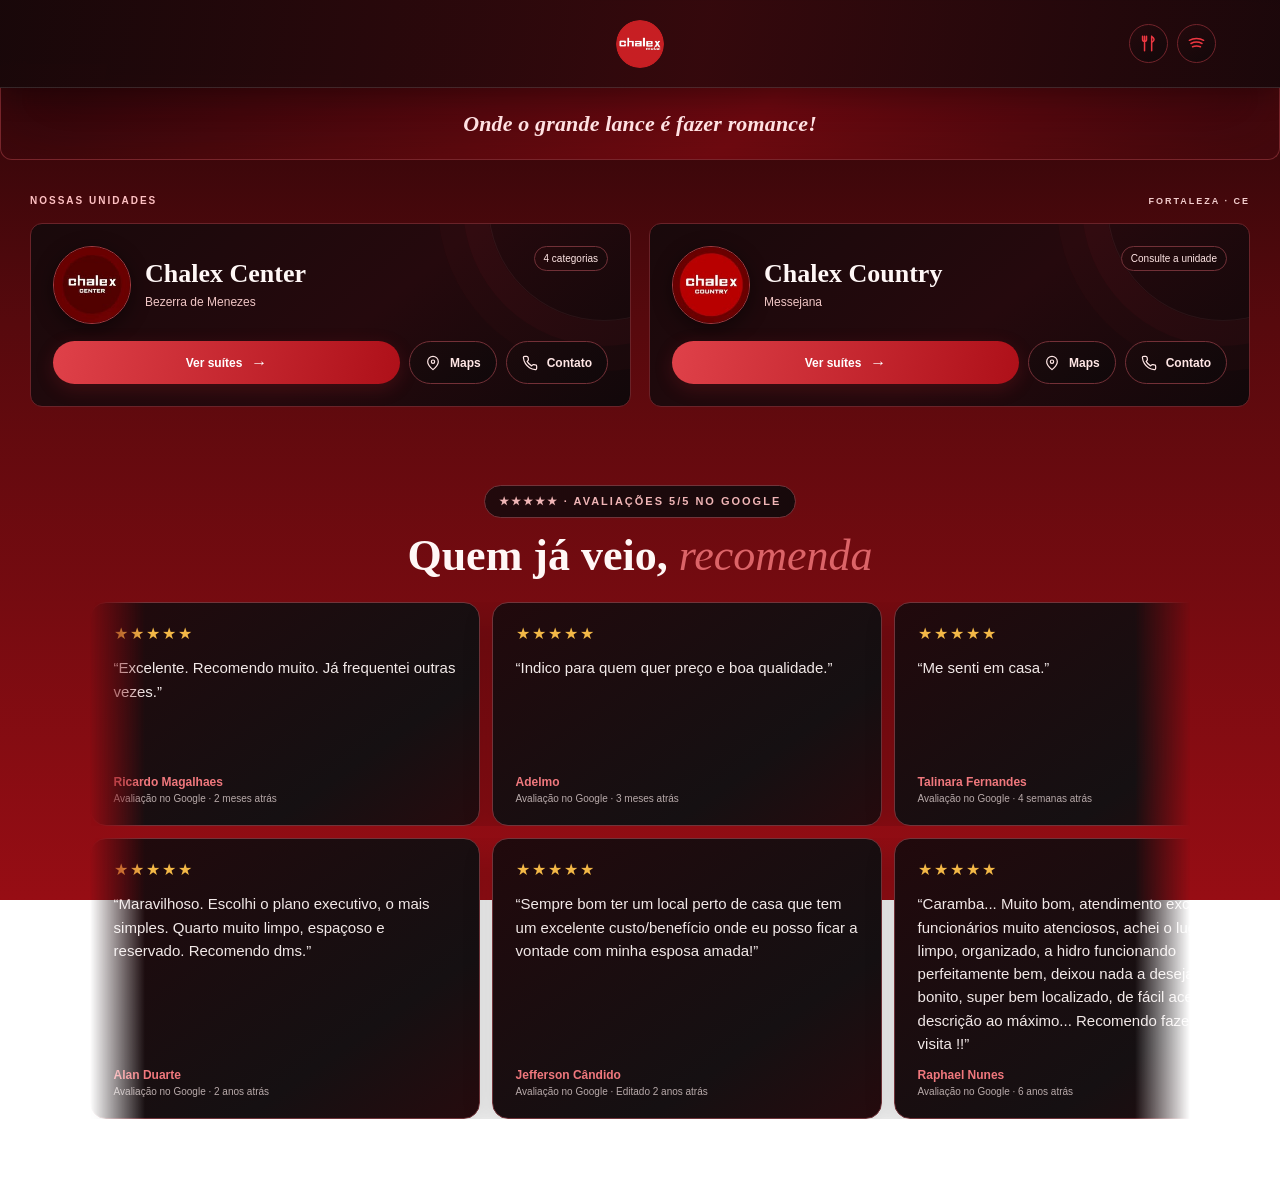
<file: index.html>
<!doctype html>
<html lang="pt-BR">
<head>
  <meta charset="utf-8">
  <meta name="viewport" content="width=device-width, initial-scale=1">
  <meta name="theme-color" content="#57090d">
  <link rel="icon" type="image/png" href="img/logo-chalex-transparent.png">
  <title>Chalex Motel | Escolha sua unidade</title>
  <link rel="stylesheet" href="css/style.css">
  <script src="js/home.js" defer></script>
  <script src="js/hearts.js" defer></script>
</head>
<body>
  <header class="topbar topbar-home"><span class="header-space" aria-hidden="true"></span><a class="brand" href="#inicio" aria-label="Chalex Motel início"><img src="img/logo-chalex-transparent.png" alt="Chalex Motel"></a><div class="header-actions"><a class="header-icon" href="https://drive.google.com/file/d/1eD_VrnajYB8ypf0hJPpwO3N-2KLEdvxQ/view" target="_blank" rel="noreferrer" aria-label="Cardápio executivo" title="Cardápio executivo"><svg viewBox="0 0 24 24" aria-hidden="true"><path d="M7 3v7M4.5 3v4a2.5 2.5 0 0 0 5 0V3M7 9v12M16 3v18M16 3c3.5 2 4.5 5.5 0 8"/></svg></a><a class="header-icon" href="https://open.spotify.com/user/31az27ifkc6kxsnqwvdnbieogrjy?si=fb84d837fab24060&amp;nd=1&amp;dlsi=f5a7240edb314aef" target="_blank" rel="noreferrer" aria-label="Playlist no Spotify" title="Playlist"><svg viewBox="0 0 24 24" aria-hidden="true"><path d="M3 8c5-3 13-3 18 0M5 12c4-2 10-2 14 0M7 16c3-1 7-1 10 0"/></svg></a></div></header>
  <main>
    <section class="intro-hero compact" id="inicio"><p class="brand-slogan">Onde o grande lance é fazer romance!</p></section>
    <section class="units-section" id="unidades"><div class="units-heading"><span>NOSSAS UNIDADES</span><span>FORTALEZA · CE</span></div><div class="unit-grid" id="unit-grid"></div></section>
    <section class="reviews-section" aria-labelledby="reviews-title">
      <div class="reviews-heading"><p class="eyebrow">★★★★★ · AVALIAÇÕES 5/5 NO GOOGLE</p><h2 id="reviews-title">Quem já veio, <em>recomenda</em></h2></div>
      <div class="reviews-lanes" id="reviews-lanes" aria-label="Comentários de cinco estrelas publicados no Google"></div>
    </section>
</main>
</body>
</html>
</file>
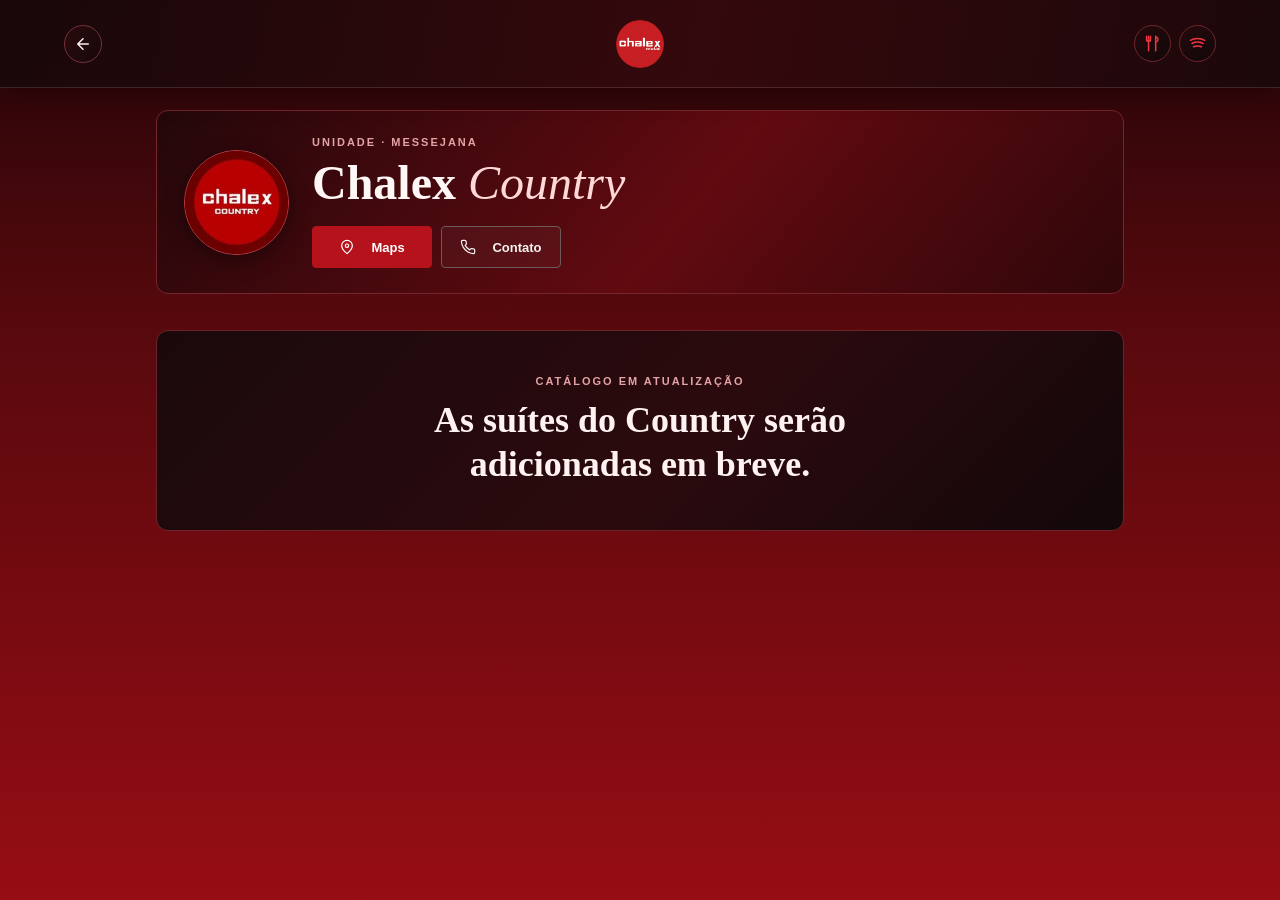
<file: country/index.html>
<!doctype html>
<html lang="pt-BR">
<head>
<meta charset="utf-8"><meta name="viewport" content="width=device-width, initial-scale=1"><meta name="theme-color" content="#57090d"><link rel="icon" type="image/png" href="../img/logo-chalex-transparent.png">
<title>Chalex Country | Messejana</title><link rel="stylesheet" href="../css/style.css"><script src="../js/hearts.js" defer></script>
</head>
<body data-unit="country"><header class="topbar topbar-page"><a class="header-back" href="../index.html" aria-label="Voltar às unidades" title="Voltar às unidades"><svg viewBox="0 0 24 24" aria-hidden="true"><path d="M19 12H5M12 19l-7-7 7-7"/></svg></a><a class="brand" href="../index.html" aria-label="Chalex Motel"><img src="../img/logo-chalex-transparent.png" alt="Chalex Motel"></a><div class="header-actions"><a class="header-icon" href="https://drive.google.com/file/d/1eD_VrnajYB8ypf0hJPpwO3N-2KLEdvxQ/view" target="_blank" rel="noreferrer" aria-label="Cardápio executivo" title="Cardápio executivo"><svg viewBox="0 0 24 24" aria-hidden="true"><path d="M7 3v7M4.5 3v4a2.5 2.5 0 0 0 5 0V3M7 9v12M16 3v18M16 3c3.5 2 4.5 5.5 0 8"/></svg></a><a class="header-icon" href="https://open.spotify.com/user/31az27ifkc6kxsnqwvdnbieogrjy?si=fb84d837fab24060&amp;nd=1&amp;dlsi=f5a7240edb314aef" target="_blank" rel="noreferrer" aria-label="Playlist no Spotify" title="Playlist"><svg viewBox="0 0 24 24" aria-hidden="true"><path d="M3 8c5-3 13-3 18 0M5 12c4-2 10-2 14 0M7 16c3-1 7-1 10 0"/></svg></a></div></header>
<main class="unit-page"><a class="back-units" href="../index.html">← Voltar às unidades</a><section class="unit-page-hero"><img id="branch-logo" src="../img/logo-country.png" alt="Chalex Country"><div><p class="eyebrow">UNIDADE · MESSEJANA</p><h1>Chalex <em>Country</em></h1><div class="unit-page-actions"><a id="branch-map" class="button button-primary" href="https://maps.google.com/?q=Chalex+Country+Motel+Fortaleza" target="_blank" rel="noreferrer"><svg viewBox="0 0 24 24" aria-hidden="true"><path d="M20 10c0 5-8 12-8 12S4 15 4 10a8 8 0 1 1 16 0Z"/><circle cx="12" cy="10" r="2.5"/></svg>Maps</a><a id="branch-contact" class="button button-outline" href="https://wa.me/5585989252900" target="_blank" rel="noreferrer"><svg viewBox="0 0 24 24" aria-hidden="true"><path d="M22 16.9v3a2 2 0 0 1-2.2 2A19.8 19.8 0 0 1 11.2 19a19.4 19.4 0 0 1-6-6A19.8 19.8 0 0 1 2.1 4.2 2 2 0 0 1 4.1 2h3a2 2 0 0 1 2 1.7l.5 2.8a2 2 0 0 1-.6 1.8L7.7 9.6a16 16 0 0 0 6.7 6.7l1.3-1.3a2 2 0 0 1 1.8-.6l2.8.5a2 2 0 0 1 1.7 2Z"/></svg>Contato</a></div></div></section><section class="empty-catalog"><p class="eyebrow">CATÁLOGO EM ATUALIZAÇÃO</p><h2>As suítes do Country serão adicionadas em breve.</h2></section></main>
</body></html>
</file>
<file: css/style.css>
:root{--bg:#101011;--surface:#19191b;--surface-2:#202023;--line:#343438;--text:#f6f2f0;--muted:#c0b9b5;--red:#b82f36;--red-bright:#d0494f;--serif:Georgia,'Times New Roman',serif;--sans:Arial,Helvetica,sans-serif}*{box-sizing:border-box}html{scroll-behavior:smooth}body{margin:0;background:var(--bg);color:var(--text);font-family:var(--sans);font-size:16px}a{color:inherit;text-decoration:none}.topbar{height:88px;display:flex;align-items:center;justify-content:space-between;padding:0 max(6vw,24px);background:#101011f5;border-bottom:1px solid #ffffff0d;position:relative;z-index:5}.brand img{display:block;width:125px;height:68px;object-fit:contain}.topbar nav{display:flex;align-items:center;gap:27px;font-size:13px;font-weight:700}.topbar nav>a{color:#ded9d6;transition:color .2s}.topbar nav>a:hover{color:#fff}.topbar .top-link{padding:12px 15px;background:#1d1d20;border:1px solid #37373a;border-radius:4px}.topbar .playlist-link{color:#fff;border-color:#674246;background:#2a1c1e}.branch-hero{min-height:425px;position:relative;overflow:hidden;display:flex;align-items:center;padding:63px max(10vw,34px) 75px;background:linear-gradient(110deg,#191719 0%,#211416 56%,#381a1d 100%);border-bottom:1px solid #ffffff0a}.hero-copy{position:relative;z-index:2}.eyebrow{font-size:11px;font-weight:700;letter-spacing:2px;color:#e4a3a5;margin:0 0 20px}.eyebrow span{display:inline-block;width:7px;height:7px;background:var(--red-bright);border-radius:50%;margin-right:7px;vertical-align:1px}.branch-hero h1{font:700 clamp(48px,6.5vw,76px)/.99 var(--serif);letter-spacing:-1.8px;margin:0}.branch-hero h1 em,.section-heading h2 em,.other-unit h2 em{font-weight:400;color:#dc6468}.hero-address{font-size:15px;color:#d2ccca;margin:19px 0 26px}.hero-actions,.other-actions{display:flex;gap:11px;flex-wrap:wrap}.button{min-width:153px;display:inline-flex;justify-content:center;align-items:center;gap:16px;padding:14px 17px;font-size:13px;font-weight:700;border-radius:4px;transition:background .2s,border-color .2s}.button span{font-size:16px}.button-primary{background:var(--red);color:#fff;border:1px solid var(--red)}.button-primary:hover{background:var(--red-bright)}.button-outline{background:#ffffff08;color:#f6f2f0;border:1px solid #6c5a5a}.button-outline:hover{background:#ffffff14;border-color:#9c7778}.hero-image{position:absolute;right:12%;top:50%;transform:translateY(-50%);width:300px;height:300px;display:grid;place-items:center;opacity:.64}.hero-glow{position:absolute;inset:0;border:1px solid #be555944;border-radius:50%;box-shadow:0 0 100px #951d2630,inset 0 0 90px #a41d2822}.hero-glow:before,.hero-glow:after{content:"";position:absolute;border:1px solid #be555933;border-radius:50%;inset:12%}.hero-glow:after{inset:25%}.hero-logo{position:relative;width:145px;height:145px;border-radius:50%;overflow:hidden;box-shadow:0 8px 55px #0009}.hero-logo img{width:100%;height:100%;object-fit:cover}.hero-bottom{position:absolute;left:max(10vw,34px);right:max(10vw,34px);bottom:20px;display:flex;justify-content:space-between;align-items:center;font-size:10px;letter-spacing:1.5px;color:#bab0ad}.hero-bottom a{color:#f3e6e4;font-weight:700}.suite-section{padding:72px max(7vw,26px) 79px}.section-heading{display:flex;align-items:end;justify-content:space-between;margin:0 auto 28px;max-width:1280px}.section-heading .eyebrow{margin-bottom:13px}.section-heading h2,.other-unit h2{font:600 clamp(36px,4.7vw,53px)/1.05 var(--serif);letter-spacing:-.7px;margin:0}.category-count{padding:9px 13px;border:1px solid #393638;border-radius:3px;color:#d3ccca;font-size:10px;letter-spacing:1.5px}.suite-grid{display:grid;grid-template-columns:repeat(2,minmax(0,1fr));gap:20px;max-width:1280px;margin:0 auto}.suite-card{background:var(--surface);border:1px solid #2c2b2d;border-radius:9px;overflow:hidden;min-width:0;transition:transform .2s,border-color .2s,box-shadow .2s}.suite-card:hover{transform:translateY(-3px);border-color:#5a393b;box-shadow:0 16px 40px #0004}.suite-photo{position:relative;width:100%;height:clamp(250px,34vw,410px);padding:0;display:block;overflow:hidden;border:0;background:#282426;color:#fff;text-align:left;cursor:pointer}.suite-photo img{display:block;width:100%;height:100%;object-fit:cover;transition:transform .45s}.suite-card:hover .suite-photo img{transform:scale(1.035)}.photo-shade{position:absolute;inset:30% 0 0;background:linear-gradient(transparent,#080809bf)}.photo-label{position:absolute;left:22px;bottom:18px;font:600 28px var(--serif);text-shadow:0 2px 10px #000}.photo-count{position:absolute;right:16px;top:16px;background:#121214e8;border:1px solid #ffffff25;border-radius:30px;padding:9px 12px;font-size:11px;font-weight:700;color:#fff}.photo-count b{color:#f17b7f;margin-left:8px}.suite-info{padding:19px 22px 20px}.suite-title-row{display:flex;align-items:center;gap:12px}.suite-index{color:#e66b70;font:italic 15px var(--serif)}.suite-title-row h3{font:600 24px var(--serif);margin:0}.suite-info p{color:var(--muted);font-size:13px;line-height:1.6;margin:9px 0 16px}.gallery-link{border:0;border-top:1px solid #343236;background:none;width:100%;padding:14px 0 0;color:#f1eded;display:flex;justify-content:space-between;font:700 12px var(--sans);text-align:left;cursor:pointer}.gallery-link span{font-size:17px;color:#e56a6e}.catalog-note{max-width:1280px;margin:20px auto 0;color:#aaa2a0;font-size:12px;line-height:1.5}.other-unit{margin:0 max(7vw,26px) 70px;max-width:1280px;padding:27px 30px;background:var(--surface);border:1px solid #333135;border-radius:8px;display:flex;justify-content:space-between;align-items:center;gap:25px}.unit-label{display:block;font-size:10px;color:#e89a9d;letter-spacing:1.7px;font-weight:700;margin-bottom:10px}.other-unit h2{font-size:31px}.other-unit p{margin:9px 0 0;color:var(--muted);font-size:13px}.other-actions{flex-shrink:0}.other-actions .button{min-width:130px;padding:13px 14px}.other-actions .button-outline{border-color:#494548}footer{min-height:82px;border-top:1px solid #29282a;display:flex;align-items:center;justify-content:space-between;gap:18px;padding:14px max(6vw,24px);color:#b2aaa7;font-size:11px}.footer-logo img{width:84px;height:48px;object-fit:contain;display:block}.gallery-dialog{width:min(900px,94vw);padding:0;border:1px solid #3a3334;background:#111;color:#fff;max-height:92vh;overflow:hidden;border-radius:6px}.gallery-dialog::backdrop{background:#050505e8}.gallery-dialog img{display:block;width:100%;height:min(76vh,760px);object-fit:contain;background:#111}.close-dialog,.gallery-arrow{position:absolute;z-index:2;border:1px solid #ffffff25;background:#151517e8;color:#fff;cursor:pointer}.close-dialog{top:14px;right:15px;width:40px;height:40px;border-radius:50%;font-size:25px}.gallery-arrow{top:48%;width:42px;height:52px;font-size:34px}.gallery-arrow.prev{left:12px}.gallery-arrow.next{right:12px}.gallery-caption{display:flex;justify-content:space-between;padding:13px 18px;font-size:13px}.gallery-caption span:last-child{color:#c4baba}@media(min-width:1300px){.other-unit{margin-left:auto;margin-right:auto}}@media(max-width:800px){.topbar{height:auto;min-height:80px;padding:8px 22px}.topbar nav{gap:10px;font-size:12px}.topbar nav>a{padding:10px}.brand img{width:100px}.hero-image{right:5%;opacity:.37}.suite-grid{gap:14px}.suite-photo{height:300px}.other-unit{align-items:flex-start;flex-direction:column}.other-actions{width:100%}}@media(max-width:580px){.topbar{align-items:center;flex-wrap:wrap;padding:8px 16px 12px}.brand img{width:82px;height:50px}.topbar nav{gap:5px;font-size:11px}.topbar nav>a{padding:8px 7px}.topbar .top-link{border-radius:3px}.branch-hero{min-height:390px;padding:55px 23px 70px}.branch-hero h1{font-size:56px}.hero-image{width:220px;height:220px;right:-30px;opacity:.26}.hero-logo{width:110px;height:110px}.hero-bottom{left:23px;right:23px}.suite-section{padding:55px 17px 58px}.section-heading{align-items:center;margin-bottom:22px}.section-heading h2{font-size:37px}.section-heading .eyebrow{font-size:9px;letter-spacing:1.4px}.category-count{font-size:9px;padding:8px}.suite-grid{grid-template-columns:1fr;gap:15px}.suite-photo{height:clamp(245px,70vw,360px)}.suite-info{padding:17px 18px}.suite-info p{font-size:14px}.other-unit{margin:0 17px 48px;padding:22px 19px}.other-unit h2{font-size:29px}.other-unit p{line-height:1.55}.other-actions{gap:8px}.other-actions .button{min-width:0;flex:1;font-size:12px;padding:13px 8px}footer{padding:14px 18px;flex-wrap:wrap}footer>span{font-size:10px}footer>a:last-child{font-size:10px}}@media(max-width:370px){.topbar nav{font-size:10px}.topbar nav>a{padding:7px 5px}.topbar .top-link{font-size:9px}.section-heading{display:block}.category-count{display:inline-block;margin-top:14px}}
/* Seletor de unidade antes do catálogo */
.intro-hero{max-width:1280px;margin:0 auto;padding:60px 30px 42px;text-align:center;background:radial-gradient(ellipse at 50% 0%,#2b1a1d 0%,#171517 55%,#131314 100%);border:1px solid #302629;border-top:0;border-radius:0 0 16px 16px}.intro-hero .eyebrow{font-size:10px;margin-bottom:19px}.intro-hero h1{font:700 clamp(40px,6vw,66px)/1.03 var(--serif);letter-spacing:-1.2px;margin:0}.intro-hero h1 em{color:#d7cfcc;font-weight:400}.intro-hero>p:last-child{font-size:14px;color:#c4bcba;line-height:1.65;margin:16px auto 0}.units-section{max-width:1280px;margin:0 auto;padding:35px 30px 58px}.units-heading{display:flex;justify-content:space-between;align-items:center;color:#d8a4a4;font-size:10px;letter-spacing:2px;font-weight:700;margin-bottom:17px}.units-heading span:last-child{color:#a9a1a0;font-size:9px}.unit-grid{display:grid;grid-template-columns:repeat(2,minmax(0,1fr));gap:18px}.unit-card{position:relative;overflow:hidden;background:linear-gradient(140deg,#1c1b1e,#171719 65%,#21191b);border:1px solid #333135;border-radius:12px;padding:23px 24px 20px;transition:border-color .2s,transform .2s,box-shadow .2s}.unit-card:before{content:"";position:absolute;width:230px;height:230px;right:-90px;top:-135px;border-radius:50%;border:1px solid #ffffff09;box-shadow:0 0 0 25px #ffffff03,0 0 0 50px #ffffff02;pointer-events:none}.unit-card:hover,.unit-card.is-selected{border-color:#764044;transform:translateY(-2px);box-shadow:0 15px 38px #0004}.unit-card.is-featured{background:linear-gradient(140deg,#25191b,#191719 60%,#2b191b)}.unit-card-top{position:relative;display:flex;align-items:center;gap:9px;margin-bottom:17px}.unit-number{font:italic 17px var(--serif);color:#f0787d}.unit-neighborhood{border:1px solid #433638;border-radius:20px;padding:6px 10px;color:#ddd4d2;font-size:10px;letter-spacing:.8px;text-transform:uppercase}.featured-tag{margin-left:auto;color:#eea3a5;font-size:9px;letter-spacing:1px;font-weight:700}.unit-card h2{position:relative;font:600 28px var(--serif);margin:0 0 9px;color:#f5f1ef}.unit-address{position:relative;font-size:12px;color:#c0b9b7;line-height:1.6;margin:0 0 22px}.unit-card-bottom{position:relative;display:flex;align-items:center;gap:9px}.view-suites,.unit-map,.unit-contact{height:43px;display:inline-flex;align-items:center;justify-content:center;gap:9px;border-radius:30px;font:700 12px var(--sans);white-space:nowrap}.view-suites{flex:1;border:0;padding:0 17px;background:linear-gradient(90deg,#c8484d,#a72a31);color:#fff;cursor:pointer}.view-suites span{font-size:16px}.view-suites:hover{background:#d24b51}.unit-map,.unit-contact{padding:0 15px;border:1px solid #454145;color:#d8d1cf;background:#1c1b1f}.unit-map:hover,.unit-contact:hover{border-color:#8e6265;color:#fff}.suite-section{max-width:1280px;margin:0 auto;padding:56px 30px 72px;scroll-margin-top:20px}.suite-section.is-hidden{display:none!important}.suite-section .section-heading{margin:0 auto 25px}.suite-section .section-heading .eyebrow{margin-bottom:12px}.selected-address{margin:10px 0 0;color:#c3bcba;font-size:13px}.suite-grid{grid-template-columns:repeat(2,minmax(0,1fr));gap:19px}.suite-photo{height:clamp(260px,34vw,400px)}.catalog-note{color:#bcb4b2}.change-unit{background:#1b1a1c;color:#e2dcda;border:1px solid #444144;border-radius:30px;padding:11px 16px;font:700 11px var(--sans);cursor:pointer}.change-unit:hover{border-color:#9a5a5e;color:#fff}footer{margin-top:12px}@media(max-width:800px){.intro-hero{margin:0 15px}.units-section{padding-left:20px;padding-right:20px}.unit-grid{gap:12px}.unit-card{padding:20px 18px}.unit-card h2{font-size:24px}.unit-card-bottom{flex-wrap:wrap}.view-suites{min-width:100%}.unit-map,.unit-contact{flex:1}.suite-section{padding-left:20px;padding-right:20px}}@media(max-width:580px){.intro-hero{padding:50px 19px 32px;margin:0 10px;border-radius:0 0 12px 12px}.intro-hero h1{font-size:43px}.intro-hero>p:last-child{font-size:13px}.units-section{padding:28px 13px 42px}.units-heading{margin:0 3px 13px;font-size:9px}.unit-grid{grid-template-columns:1fr;gap:11px}.unit-card{padding:19px 18px 16px}.unit-card-top{margin-bottom:13px}.unit-card h2{font-size:25px}.unit-address{margin-bottom:16px}.unit-card-bottom{flex-wrap:nowrap}.view-suites{min-width:0;height:41px}.unit-map,.unit-contact{height:41px;padding:0 12px;font-size:11px}.suite-section{padding:42px 13px 54px}.suite-section .section-heading{align-items:flex-start;gap:12px}.suite-section .section-heading h2{font-size:34px}.selected-address{font-size:12px;max-width:250px}.change-unit{padding:10px 12px;white-space:nowrap;margin-top:14px}.suite-grid{grid-template-columns:1fr;gap:14px}.suite-photo{height:clamp(250px,72vw,350px)}}@media(max-width:380px){.unit-card h2{font-size:22px}.unit-map,.unit-contact{padding:0 9px;font-size:10px}.section-heading{gap:8px}.change-unit{font-size:10px;padding:9px 10px}}

.category-badge{border:1px solid #4b3e40;border-radius:20px;padding:6px 9px;color:#e2dad8;font-size:9px;white-space:nowrap}.unit-card.is-featured .category-badge{border-color:#735052;color:#f3b6b8}@media(max-width:380px){.featured-tag{display:none}}
/* Paleta vermelha e ajustes mobile */
:root{--bg:#39070a;--surface:#17090b;--surface-2:#210b0e;--line:#542126;--text:#fff7f6;--muted:#ead5d4;--red:#b5121b;--red-bright:#e0444c}
body{background:linear-gradient(180deg,#240508 0%,#57090d 36%,#970d14 100%) fixed;color:#fff7f6}.topbar{background:linear-gradient(100deg,#16090b,#29090d 55%,#1a090b);border-bottom:1px solid #ffffff18}.topbar nav>a{color:#fff0ef}.topbar .top-link{background:linear-gradient(135deg,#17090b,#25090d);border:1px solid #6e292e}.topbar .playlist-link{background:linear-gradient(110deg,#25090d,#16090b);border-color:#7a252d}.topbar nav svg{width:17px;height:17px;fill:none;stroke:currentColor;stroke-width:1.8;stroke-linecap:round;stroke-linejoin:round;vertical-align:middle}.top-link{display:inline-flex;align-items:center;gap:8px}.branch-hero,.intro-hero{background:linear-gradient(135deg,#260609 0%,#65090f 58%,#32070b 100%);border-color:#78252b}.intro-hero{box-shadow:inset 0 -25px 70px #b10f1828}.intro-hero .eyebrow{color:#ffb3b6}.intro-hero h1 em{color:#ffd9d9}.intro-hero>p:last-child{color:#f0d5d5}.units-section{background:transparent}.units-heading{color:#ffc1c3}.units-heading span:last-child{color:#f3cdcd}.unit-card,.unit-card.is-featured{background:linear-gradient(140deg,#19090b 0%,#25090d 55%,#12080a 100%);border-color:#692329}.unit-card:hover,.unit-card.is-selected{border-color:#ef535b;box-shadow:0 14px 40px #20030678}.unit-card:before{border-color:#ffadb012;box-shadow:0 0 0 25px #e8303c09,0 0 0 50px #e8303c06}.unit-neighborhood{background:linear-gradient(110deg,#290b0e,#17090b);border-color:#713037;color:#ffe6e5}.category-badge{background:linear-gradient(110deg,#26090c,#17090b);border-color:#713037;color:#ffe6e5}.unit-card.is-featured .category-badge{border-color:#ab3c44;color:#fff}.unit-card h2{color:#fff7f6}.unit-address{color:#e9caca}.unit-address svg,.unit-map svg,.unit-contact svg{width:16px;height:16px;flex:0 0 auto;fill:none;stroke:currentColor;stroke-width:1.8;stroke-linecap:round;stroke-linejoin:round}.unit-card-bottom{gap:9px}.view-suites{background:linear-gradient(100deg,#df4149 0%,#ae1019 100%);box-shadow:0 5px 18px #c0202a35}.view-suites:hover{background:linear-gradient(100deg,#f2535a,#c41822)}.unit-map,.unit-contact{background:linear-gradient(135deg,#1b0a0c,#10080a);border-color:#733037;color:#ffe6e5}.unit-map:hover,.unit-contact:hover{background:linear-gradient(135deg,#390d12,#1a090b);border-color:#e24c54;color:#fff}.suite-section{background:transparent}.suite-section .eyebrow{color:#ffc0c2}.section-heading h2 em{color:#ffd7d7}.selected-address{color:#f1d8d7}.suite-card{background:linear-gradient(145deg,#19090b,#25090d 58%,#13080a);border-color:#6a242a}.suite-card:hover{border-color:#e0444c;box-shadow:0 14px 40px #20030678}.suite-info p{color:#ead6d5}.suite-title-row h3{color:#fff7f6}.suite-index,.gallery-link span{color:#ff777d}.photo-count{background:linear-gradient(120deg,#21090c,#10080a);border-color:#ffffff3a}.catalog-note{color:#f0d8d7}.change-unit{background:linear-gradient(130deg,#26090c,#15080a);border-color:#783039;color:#fff0ef}.change-unit:hover{background:linear-gradient(130deg,#4a0b11,#21090c);border-color:#ee545b}.other-unit{background:linear-gradient(135deg,#19090b,#28090d,#13080a);border-color:#70252c}.other-unit p{color:#ead1d0}footer{background:linear-gradient(100deg,#16080a,#30090d,#18080a);border-color:#6c232a;color:#ecd7d6}footer>a:last-child:hover{color:#fff}
@media(max-width:800px){.unit-grid{grid-template-columns:1fr}.unit-card{padding:22px 23px}.unit-card-bottom{display:grid;grid-template-columns:minmax(0,1fr) auto auto}.view-suites{min-width:0}.suite-grid{grid-template-columns:repeat(2,minmax(0,1fr))}.suite-photo{height:clamp(250px,44vw,340px)}}
@media(max-width:580px){.topbar{display:flex;flex-direction:column;justify-content:center;gap:4px;padding:5px 10px 11px;min-height:0}.brand img{height:50px;width:92px}.topbar nav{width:100%;justify-content:center;gap:6px;flex-wrap:wrap;font-size:11px}.topbar nav>a{padding:9px 10px}.topbar .top-link{border-radius:24px}.intro-hero{padding:45px 17px 30px}.intro-hero h1{font-size:42px}.intro-hero>p:last-child{font-size:14px;max-width:290px}.units-section{padding:26px 13px 40px}.units-heading{padding:0 3px}.unit-card{padding:19px 17px 16px}.unit-card h2{font-size:24px}.unit-card-bottom{grid-template-columns:minmax(0,1fr) auto auto;gap:7px}.view-suites,.unit-map,.unit-contact{height:43px;font-size:11px}.unit-map,.unit-contact{padding:0 11px}.unit-address{font-size:12px}.suite-section{padding:40px 13px 52px}.suite-grid{grid-template-columns:1fr}.suite-photo{height:clamp(245px,72vw,350px)}.suite-info p{font-size:14px}.section-heading{align-items:flex-start}.catalog-note{font-size:12px;line-height:1.6}footer{background:linear-gradient(100deg,#16080a,#30090d,#18080a)}}
@media(max-width:380px){.topbar nav{gap:4px}.topbar nav>a{padding:8px 8px;font-size:10px}.unit-card-bottom{grid-template-columns:1fr 1fr}.view-suites{grid-column:1/-1}.unit-map,.unit-contact{width:100%;padding:0 8px}.category-badge{font-size:8px;padding:5px 7px}}
/* Logos das unidades e acabamento final */
.playlist-link svg{color:#e32d39;stroke:#e32d39}.brand-slogan{font:italic 600 20px var(--serif)!important;color:#ffe1e2!important;margin:16px auto 0!important;letter-spacing:.15px}.intro-hero>p:last-child{margin-top:8px!important}.unit-card-top{align-items:center;gap:14px;margin-bottom:17px}.unit-logo{width:78px;height:78px;flex:0 0 78px;object-fit:cover;border-radius:50%;border:1px solid #a43a40;box-shadow:0 5px 20px #0007}.unit-heading{min-width:0;display:grid;gap:7px}.unit-heading h2{font-size:26px;line-height:1.05;margin:0}.unit-identity{color:#f0c6c5;font-size:12px;line-height:1.35}.unit-neighborhood{display:none}.category-badge{margin-left:auto;align-self:flex-start}.unit-card{padding:22px}.unit-address{padding-left:2px}.suite-grid{grid-template-columns:minmax(0,1fr)!important;max-width:900px}.suite-photo{height:clamp(270px,42vw,430px)}.suite-title-row{gap:0}.suite-index{display:none}.suite-section .section-heading{max-width:900px}.catalog-note{max-width:900px}.category-badge{font-size:10px}
@media(max-width:800px){.unit-grid{grid-template-columns:1fr}.suite-grid{grid-template-columns:minmax(0,1fr)!important;max-width:100%}.suite-photo{height:clamp(260px,55vw,400px)}}
@media(max-width:580px){.topbar nav{justify-content:center;gap:9px}.topbar nav>a{padding:10px 14px;font-size:11px}.brand-slogan{font-size:18px!important;line-height:1.35}.unit-card{padding:18px 16px}.unit-card-top{gap:11px;margin-bottom:14px}.unit-logo{width:66px;height:66px;flex-basis:66px}.unit-heading h2{font-size:23px}.unit-identity{font-size:12px}.category-badge{font-size:9px;padding:6px 8px}.suite-photo{height:clamp(245px,70vw,360px)}}
@media(max-width:380px){.unit-logo{width:58px;height:58px;flex-basis:58px}.unit-card-top{gap:9px}.unit-heading h2{font-size:21px}.category-badge{font-size:8px;padding:5px 7px}}
/* Páginas individuais das unidades */
.intro-hero.compact{padding:23px 20px 22px;border-radius:0 0 12px 12px}.intro-hero.compact .brand-slogan{margin:0 auto!important;font-size:22px!important}.topbar .brand img{width:64px;height:64px;object-fit:cover;border-radius:50%;mix-blend-mode:screen;background:transparent}.unit-page{max-width:1020px;margin:0 auto;padding:27px 26px 70px}.back-units{display:inline-flex;margin:2px 0 22px;color:#ffe0df;font-size:12px;font-weight:700}.back-units:hover{color:#fff}.unit-page-hero{display:flex;align-items:center;gap:23px;padding:25px 27px;background:linear-gradient(130deg,#23070a,#610a10 55%,#30070a);border:1px solid #76252c;border-radius:12px}.unit-page-hero>img{width:105px;height:105px;object-fit:cover;border-radius:50%;border:1px solid #c43e47;box-shadow:0 6px 20px #0006}.unit-page-hero .eyebrow{margin-bottom:10px}.unit-page-hero h1{font:600 clamp(34px,5vw,48px)/1.05 var(--serif);margin:0 0 18px}.unit-page-hero h1 em{color:#ffd8d8;font-weight:400}.unit-page-actions{display:flex;gap:9px;flex-wrap:wrap}.unit-page-actions .button{min-width:120px;padding:12px 16px}.unit-page-actions svg{width:16px;height:16px;fill:none;stroke:currentColor;stroke-width:1.8;stroke-linecap:round;stroke-linejoin:round}.unit-suites{padding-top:43px}.unit-suites-heading{margin-bottom:20px}.unit-suites-heading .eyebrow{margin-bottom:10px}.unit-suites-heading h2{font:600 clamp(34px,4.5vw,46px)/1.05 var(--serif);margin:0}.unit-suites-heading h2 em{color:#ffd6d6;font-weight:400}.unit-page .suite-grid{max-width:100%}.unit-page .suite-photo{height:clamp(260px,37vw,380px)}.unit-page .suite-info{padding:18px 21px}.unit-page .suite-info p{font-size:14px}.unit-page .catalog-note{margin-top:18px}
@media(max-width:580px){.topbar .brand img{width:58px;height:58px}.intro-hero.compact{padding:19px 14px}.intro-hero.compact .brand-slogan{font-size:18px!important}.unit-page{padding:18px 13px 48px}.unit-page-hero{padding:19px 17px;gap:14px}.unit-page-hero>img{width:76px;height:76px}.unit-page-hero .eyebrow{font-size:9px;letter-spacing:1.2px}.unit-page-hero h1{font-size:31px;margin-bottom:14px}.unit-page-actions{gap:7px}.unit-page-actions .button{min-width:0;padding:10px 12px;font-size:11px}.unit-suites{padding-top:33px}.unit-page .suite-photo{height:clamp(245px,70vw,350px)}}
@media(max-width:380px){.unit-page-hero{gap:10px;padding:17px 13px}.unit-page-hero>img{width:62px;height:62px}.unit-page-hero h1{font-size:27px}.unit-page-hero .eyebrow{font-size:8px}.unit-page-actions .button{padding:9px 10px}}
/* Carrossel de suítes e reserva */
.suite-carousel{height:clamp(270px,37vw,390px);position:relative;overflow:hidden;background:linear-gradient(135deg,#28090c,#12080a);touch-action:pan-y;user-select:none}.suite-carousel>img{display:block;width:100%;height:100%;object-fit:cover;pointer-events:none;transition:opacity .18s}.carousel-arrow{position:absolute;z-index:2;top:50%;transform:translateY(-50%);width:39px;height:39px;display:grid;place-items:center;border:1px solid #ffffff40;border-radius:50%;background:#12090bb3;color:#fff;font:400 27px/1 Arial,sans-serif;cursor:pointer;opacity:.72;transition:opacity .2s,background .2s,border-color .2s}.carousel-arrow:hover,.carousel-arrow:focus-visible{opacity:1;background:#a91119e8;border-color:#ffffff80}.carousel-prev{left:13px}.carousel-next{right:13px}.suite-carousel .photo-count{position:absolute;right:13px;bottom:13px;top:auto;padding:8px 11px;background:#15090ccc;border:1px solid #ffffff35;color:#fff;font-size:11px;font-weight:700}.reserve-button{width:100%;min-height:46px;display:flex;align-items:center;justify-content:center;gap:9px;background:linear-gradient(100deg,#e3424b,#aa1019);border:1px solid #e04a51;border-radius:30px;color:#fff;font-size:13px;font-weight:700;box-shadow:0 5px 18px #b3131b35;transition:filter .18s,transform .18s}.reserve-button:hover{filter:brightness(1.12);transform:translateY(-1px)}.reserve-button svg{width:17px;height:17px;fill:none;stroke:currentColor;stroke-width:1.8;stroke-linecap:round;stroke-linejoin:round}.unit-page .suite-info{padding:19px 22px 22px}.unit-page .suite-info p{margin:9px 0 17px}.empty-catalog{margin-top:36px;padding:44px 28px;text-align:center;background:linear-gradient(135deg,#1a090b,#2b0a0e 55%,#13080a);border:1px solid #6a242a;border-radius:12px}.empty-catalog .eyebrow{margin-bottom:12px}.empty-catalog h2{max-width:580px;margin:0 auto;color:#fff2f1;font:600 clamp(24px,4vw,36px)/1.2 var(--serif)}
@media(max-width:580px){.suite-carousel{height:clamp(245px,70vw,350px)}.carousel-arrow{width:37px;height:37px;opacity:.82}.carousel-prev{left:10px}.carousel-next{right:10px}.unit-page .suite-info{padding:16px 17px 19px}.reserve-button{min-height:48px;font-size:14px}.empty-catalog{padding:34px 20px;margin-top:25px}}
/* Preços e comodidades das suítes */
.suite-title-row{display:flex;align-items:center;justify-content:space-between;gap:12px}.suite-title-row h3{margin:0;font:600 26px var(--serif);color:#fff7f6}.suite-category{border:1px solid #88333a;border-radius:30px;padding:6px 10px;background:linear-gradient(120deg,#390d12,#1c090b);color:#ffe3e2;font-size:10px;font-weight:700}.suite-feature-block{margin-top:17px}.details-label{display:block;margin-bottom:9px;color:#e8b9b8;font-size:9px;letter-spacing:1.5px;font-weight:700}.suite-features{display:flex;flex-wrap:wrap;gap:8px}.feature-chip{display:inline-flex;align-items:center;gap:7px;padding:8px 11px;border:1px solid #643037;border-radius:6px;background:linear-gradient(135deg,#260a0d,#17090b);color:#f6e2e1;font-size:11px;font-weight:600}.feature-chip svg,.price-label svg{width:16px;height:16px;flex:0 0 auto;fill:none;stroke:#ed646b;stroke-width:1.7;stroke-linecap:round;stroke-linejoin:round}.suite-pricing{display:grid;grid-template-columns:repeat(2,minmax(0,1fr));gap:10px;margin:18px 0 15px}.price-item{padding:12px 13px;border:1px solid #633037;border-radius:7px;background:linear-gradient(140deg,#21090c,#13080a);display:flex;align-items:center;justify-content:space-between;gap:8px}.price-label{display:flex;align-items:center;gap:7px;color:#ead4d3;font-size:11px;line-height:1.25}.price-item strong{color:#fff;font-size:15px;white-space:nowrap}.reserve-button{margin-top:2px}.unit-page .suite-info{padding:19px 22px 21px}.unit-page .suite-info p{margin:8px 0 0;color:#e8d1d0}.suite-card{overflow:hidden}.suite-carousel .photo-count{color:#fff}
@media(max-width:580px){.suite-title-row h3{font-size:24px}.suite-features{gap:7px}.feature-chip{font-size:11px;padding:8px 9px}.suite-pricing{gap:8px}.price-item{padding:11px 9px;align-items:flex-start;flex-direction:column;gap:7px}.price-label{font-size:10px}.price-item strong{font-size:15px}.unit-page .suite-info{padding:17px 16px 19px}}
@media(max-width:350px){.suite-pricing{grid-template-columns:1fr}.price-item{align-items:center;flex-direction:row}}
/* Cabeçalho fixo e botão voltar nas páginas das suítes */
.topbar{position:sticky;top:0;z-index:1000;min-height:76px;padding:6px max(5vw,22px);background:linear-gradient(100deg,#18080aef,#35090df2 55%,#1b080bf2);border-bottom:1px solid #ffffff20;box-shadow:0 7px 24px #09020455;backdrop-filter:blur(12px)}.topbar .brand{flex:0 0 auto}.topbar nav{flex:0 0 auto}.topbar-page{display:grid;grid-template-columns:minmax(90px,1fr) auto minmax(250px,1fr);align-items:center;gap:12px}.topbar-page .header-back{justify-self:start;display:inline-flex;align-items:center;gap:7px;color:#fff0ef;font-size:13px;font-weight:700;padding:10px 13px;border:1px solid #773039;border-radius:28px;background:linear-gradient(120deg,#290a0d,#18080a);transition:background .2s,border-color .2s}.header-back:hover{background:linear-gradient(120deg,#5a0d14,#26090c);border-color:#d94b53}.header-back svg{width:18px;height:18px;fill:none;stroke:currentColor;stroke-width:2;stroke-linecap:round;stroke-linejoin:round}.topbar-page .brand{justify-self:center}.topbar-page nav{justify-self:end;gap:9px}.topbar-page nav>a{padding:10px 12px}.unit-page{padding-top:22px}.unit-page .back-units{display:none}
@media(max-width:720px){.topbar{padding-left:14px;padding-right:14px;min-height:70px}.topbar-page{grid-template-columns:auto 1fr auto;gap:7px}.topbar-page .header-back{padding:9px 10px}.topbar-page .header-back span{display:none}.topbar-page nav{gap:5px}.topbar-page nav>a{padding:9px 10px}.topbar-page nav>a span{font-size:10px}.topbar .brand img{width:54px;height:54px}}
@media(max-width:420px){.topbar{padding-left:9px;padding-right:9px}.topbar-page{gap:4px}.topbar-page .header-back{padding:8px}.topbar-page .header-back svg{width:17px;height:17px}.topbar-page nav{gap:3px}.topbar-page nav>a{gap:5px;padding:8px 7px;font-size:10px}.topbar-page .brand img{width:49px;height:49px}.unit-page{padding-top:17px}}
/* Área maior para exibir a foto inteira */
.suite-carousel{height:min(76vh,760px);min-height:330px;display:grid;place-items:center;background:linear-gradient(145deg,#21090c,#0e0809)}.suite-carousel>img{width:100%;height:100%;object-fit:contain;object-position:center}.carousel-arrow{z-index:3}.suite-carousel .photo-count{z-index:3}
@media(max-width:580px){.suite-carousel{height:min(72svh,680px);min-height:310px}.suite-carousel>img{object-fit:contain}}
/* Cabeçalho minimalista: logo central e ícones alinhados */
.topbar-home{display:grid;grid-template-columns:1fr auto 1fr;align-items:center;min-height:68px;padding:4px max(5vw,20px)}.topbar-home>.header-icon:first-child{justify-self:start}.topbar-home>.brand{justify-self:center}.topbar-home>.header-icon:last-child{justify-self:end}.topbar .brand img{width:42px;height:42px;object-fit:cover;border-radius:50%;mix-blend-mode:screen}.topbar-page{grid-template-columns:1fr auto 1fr;min-height:68px;padding:4px max(5vw,20px)}.topbar-page .brand{justify-self:center}.topbar-page .header-back{justify-self:start;width:38px;height:38px;padding:0;display:grid;place-items:center}.topbar-page .header-back svg{width:18px;height:18px}.header-actions{justify-self:end;display:flex;align-items:center;gap:9px}.header-icon{width:39px;height:39px;display:grid;place-items:center;border:1px solid #72242b;border-radius:50%;background:linear-gradient(145deg,#24090c,#12080a);color:#ed3741;transition:background .18s,border-color .18s,transform .18s}.header-icon:hover{background:linear-gradient(145deg,#4b0a11,#22090c);border-color:#e2424a;transform:translateY(-1px)}.header-icon svg{width:19px;height:19px;fill:none;stroke:#ed3741;stroke-width:1.9;stroke-linecap:round;stroke-linejoin:round}.topbar-page .header-actions{gap:8px}.topbar-page .header-actions .header-icon{width:37px;height:37px}
@media(max-width:580px){.topbar-home{display:grid;grid-template-columns:1fr auto 1fr;flex-direction:initial;min-height:60px;padding:4px 15px}.topbar .brand img{width:38px;height:38px}.topbar-page{display:grid;grid-template-columns:1fr auto 1fr;min-height:60px;padding:4px 12px}.topbar-page .header-back{width:35px;height:35px}.topbar-page .header-actions{gap:6px}.topbar-page .header-actions .header-icon,.header-icon{width:35px;height:35px}.header-icon svg{width:17px;height:17px}}
/* Ícones agrupados no mesmo lado em todos os cabeçalhos */
.topbar-home>.header-space{justify-self:start;width:75px}.topbar-home>.brand{grid-column:2}.topbar-home>.header-actions{grid-column:3;justify-self:end}.topbar-home>.header-icon:first-child,.topbar-home>.header-icon:last-child{justify-self:auto}
@media(max-width:580px){.topbar-home>.header-space{width:60px}.topbar-home>.header-actions{display:flex;gap:6px}}
/* Toque para ampliar as fotos sem corte */
.suite-carousel>img{pointer-events:auto;cursor:zoom-in}.suite-carousel>img:focus-visible{outline:3px solid #ef454d;outline-offset:-3px}.photo-viewer{width:min(96vw,1100px);height:min(94svh,980px);max-width:96vw;max-height:94svh;padding:34px 12px 12px;position:relative;overflow:hidden;border:1px solid #7c3037;border-radius:10px;background:linear-gradient(145deg,#20090c,#090708);color:#fff}.photo-viewer::backdrop{background:#050304ed;backdrop-filter:blur(5px)}.photo-viewer>img{display:block;width:100%;height:100%;object-fit:contain;object-position:center}.photo-viewer-close{position:absolute;z-index:2;top:8px;right:9px;width:34px;height:34px;display:grid;place-items:center;border:1px solid #8e3b42;border-radius:50%;background:#22090cf2;color:#fff;font-size:23px;line-height:1;cursor:pointer}.photo-viewer-close:hover{background:#a9131c}
.zoom-photo{position:absolute;z-index:3;top:13px;right:13px;width:39px;height:39px;display:grid;place-items:center;border:1px solid #ffffff55;border-radius:50%;background:#15090bd9;color:#ec424a;cursor:pointer;opacity:.86;transition:opacity .2s,background .2s,border-color .2s,transform .2s}.zoom-photo:hover,.zoom-photo:focus-visible{opacity:1;background:#26090ded;border-color:#ef4b53;transform:scale(1.04)}.zoom-photo svg{width:19px;height:19px;fill:none;stroke:#f0444d;stroke-width:1.8;stroke-linecap:round;stroke-linejoin:round}@media(max-width:580px){.zoom-photo{top:10px;right:10px;width:36px;height:36px}.zoom-photo svg{width:18px;height:18px}}

/* Ajuste leve de tamanho do header */
@media(min-width:581px){.topbar-home,.topbar-page{min-height:76px}.topbar .brand img{width:48px;height:48px}}
@media(max-width:580px){.topbar-home,.topbar-page{min-height:66px}.topbar .brand img{width:42px;height:42px}}


/* Setas alinhadas no centro vertical de cada foto */
.unit-page .suite-carousel .carousel-arrow{top:50%;transform:translateY(-50%);display:grid;place-items:center}


/* Faixas de avaliações do Google abaixo das unidades */
.reviews-section{max-width:1280px;margin:0 auto;padding:20px max(7vw,26px) 76px;overflow:hidden}.reviews-heading{margin:0 auto 22px;max-width:1280px}.reviews-heading .eyebrow{margin-bottom:10px}.reviews-heading h2{font:600 clamp(32px,4vw,44px)/1.1 var(--serif);margin:0}.reviews-heading h2 em{font-weight:400;color:#dc6468}.reviews-lanes{display:grid;gap:12px}.review-lane{overflow:hidden;position:relative;mask-image:linear-gradient(90deg,transparent,#000 5%,#000 95%,transparent)}.review-track{width:max-content;display:flex;gap:12px;animation:reviews-drift 34s linear infinite}.review-lane[data-direction="right"] .review-track{animation-name:reviews-drift-reverse;animation-duration:38s}.review-lane:hover .review-track,.review-lane:focus-within .review-track{animation-play-state:paused}.review-rating-card{width:clamp(250px,31vw,360px);min-height:104px;display:flex;flex-direction:column;justify-content:center;gap:8px;padding:15px 19px;border:1px solid #5d292e;border-radius:10px;background:linear-gradient(115deg,#26090c,#16090b 65%,#211012);transition:border-color .2s,transform .2s}.review-rating-card:hover{border-color:#d34a51;transform:translateY(-2px)}.review-unit{font-size:12px;font-weight:700;letter-spacing:.3px;color:#f4e8e7}.review-rating-line{display:flex;align-items:center;gap:12px}.review-rating-line strong{font-size:17px;color:#fff}.review-rating-line small{font-size:11px;color:#bdb1b1;font-weight:400}.review-stars{font-size:20px;letter-spacing:2px;line-height:1;background:linear-gradient(90deg,#ffc94f var(--rating),#655657 var(--rating));-webkit-background-clip:text;background-clip:text;color:transparent}.review-count{font-size:11px;color:#c2b7b6}.review-count span{color:#f16870;margin-left:4px}.reviews-note{margin:14px 0 0;color:#a99e9d;font-size:11px;line-height:1.5}@keyframes reviews-drift{from{transform:translateX(0)}to{transform:translateX(-50%)}}@keyframes reviews-drift-reverse{from{transform:translateX(-50%)}to{transform:translateX(0)}}@media(max-width:580px){.reviews-section{padding:14px 0 52px}.reviews-heading{padding:0 18px}.reviews-lanes{gap:9px}.review-track{gap:9px;animation-duration:27s}.review-lane[data-direction="right"] .review-track{animation-duration:30s}.review-rating-card{width:260px;min-height:94px;padding:13px 15px}.review-stars{font-size:18px}.reviews-note{padding:0 18px}}
@media(prefers-reduced-motion:reduce){.review-track{animation:none!important;transform:none!important}.review-lane{overflow-x:auto;mask-image:none}}

/* Depoimentos 5/5 em cartões nas duas faixas de movimento */
.review-card{width:clamp(260px,34vw,390px);min-height:224px;display:flex;flex-direction:column;gap:13px;padding:21px 23px;background:linear-gradient(145deg,#21090c,#151012 70%,#260b0e);border:1px solid #71343a;border-radius:16px;box-shadow:0 12px 30px #0003}.review-card-stars{color:#f3b847;font-size:16px;letter-spacing:2px}.review-card blockquote{margin:0;flex:1;color:#f2e9e8;font-size:15px;line-height:1.55}.review-card-author{display:flex;flex-direction:column;gap:4px}.review-card-author strong{color:#f0787d;font-size:12px}.review-card-author span{color:#b8aaaa;font-size:10px}.reviews-heading{text-align:center}.reviews-heading .eyebrow{display:inline-block;padding:9px 14px;border:1px solid #71343a;border-radius:30px;background:linear-gradient(100deg,#22090c,#17090b);color:#f0b5b6}.reviews-heading h2{margin-top:4px}.review-track{gap:12px}.review-lane[data-direction="right"] .review-track{animation-name:reviews-drift-reverse}.review-card{flex:0 0 auto}@media(max-width:580px){.review-card{width:280px;min-height:205px;padding:18px}.review-card blockquote{font-size:14px}.review-track{gap:9px}}

/* Corações sutis subindo no fundo do site */
body{isolation:isolate}.floating-hearts{position:fixed;inset:0;z-index:-1;overflow:hidden;pointer-events:none}.floating-heart{position:absolute;left:var(--heart-x);bottom:-38px;color:rgba(218,35,45,var(--heart-alpha));font:var(--heart-size)/1 Arial,sans-serif;text-shadow:0 0 16px #c8222c55;animation:heart-float var(--heart-time) linear var(--heart-delay) infinite;will-change:transform,opacity}@keyframes heart-float{0%{transform:translate3d(0,0,0) rotate(-12deg) scale(.8);opacity:0}12%{opacity:1}82%{opacity:.75}100%{transform:translate3d(var(--heart-drift),-110vh,0) rotate(24deg) scale(1.15);opacity:0}}@media(prefers-reduced-motion:reduce){.floating-hearts{display:none}}

/* Ajuste de visibilidade da camada de corações */
.floating-hearts{z-index:0}.floating-heart{color:rgba(250,58,69,var(--heart-alpha));text-shadow:0 0 18px #fa3a4566}main{position:relative;z-index:1}
</file>
